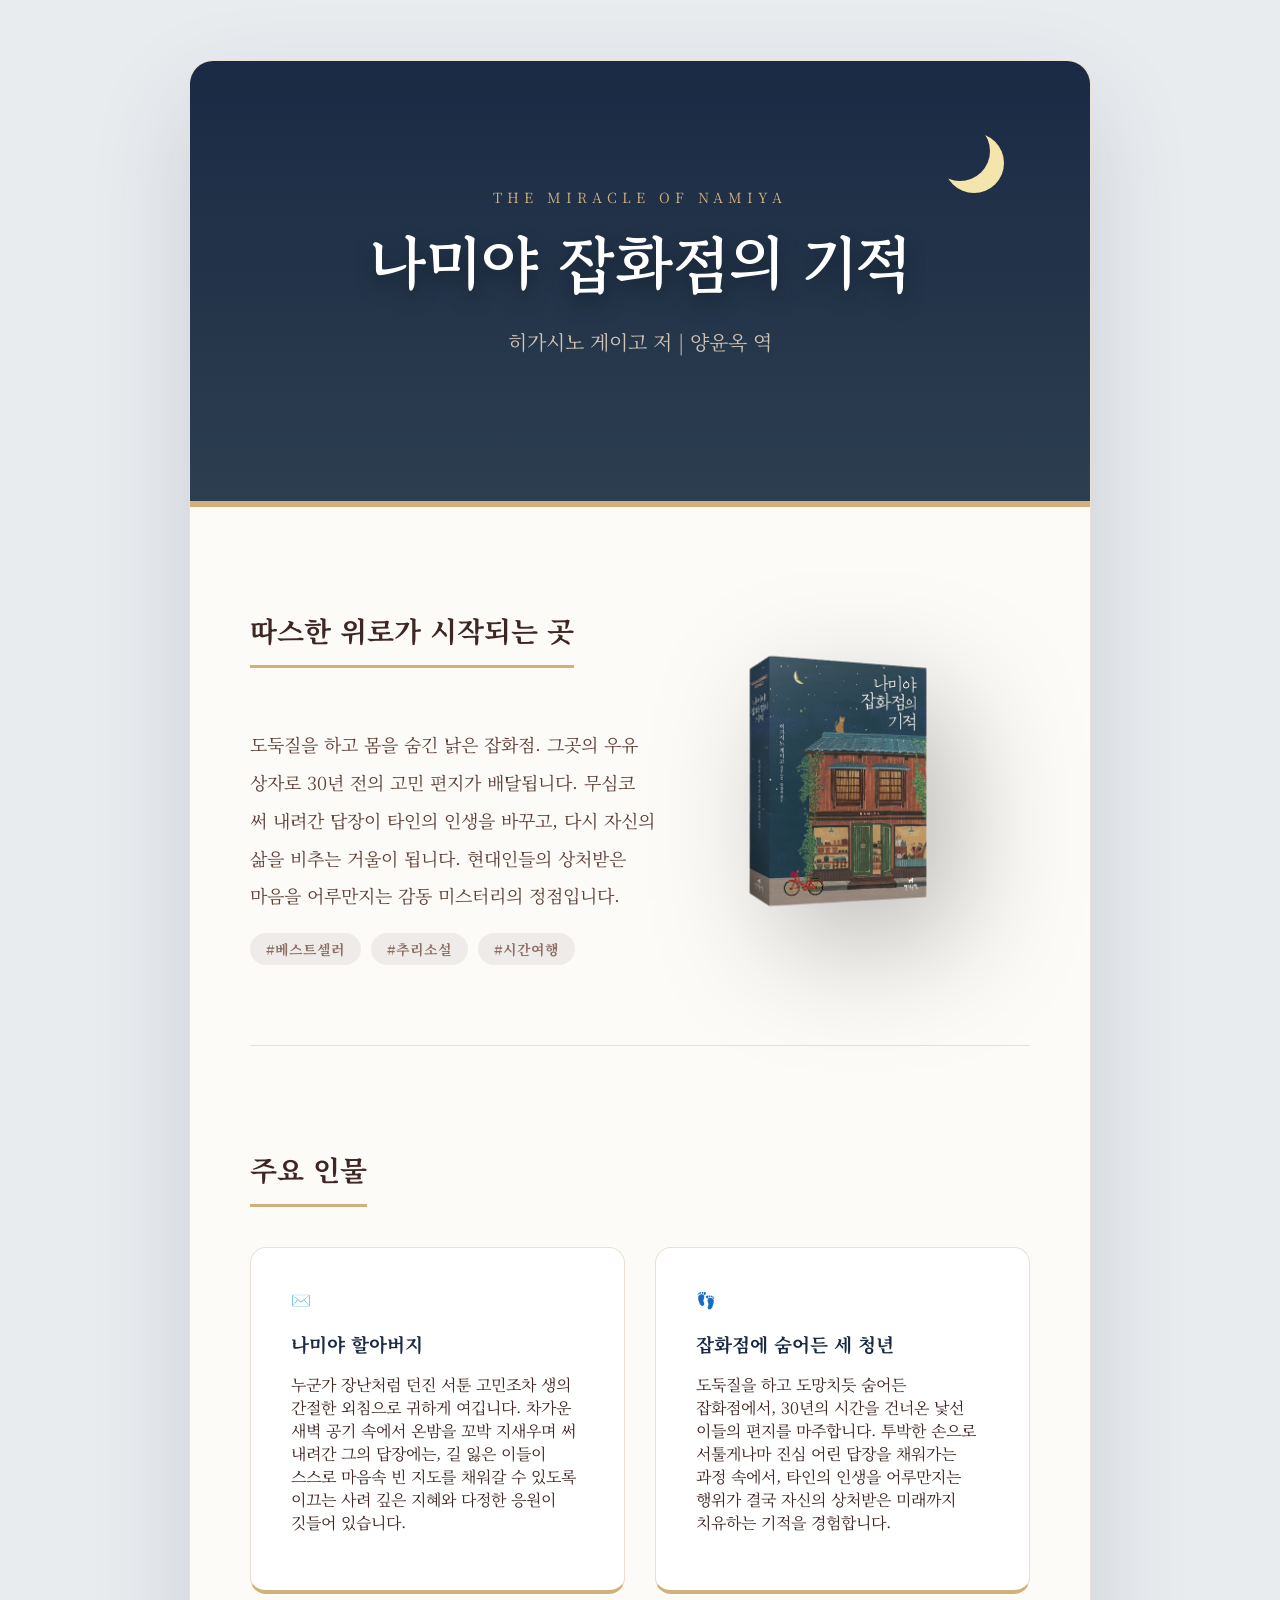
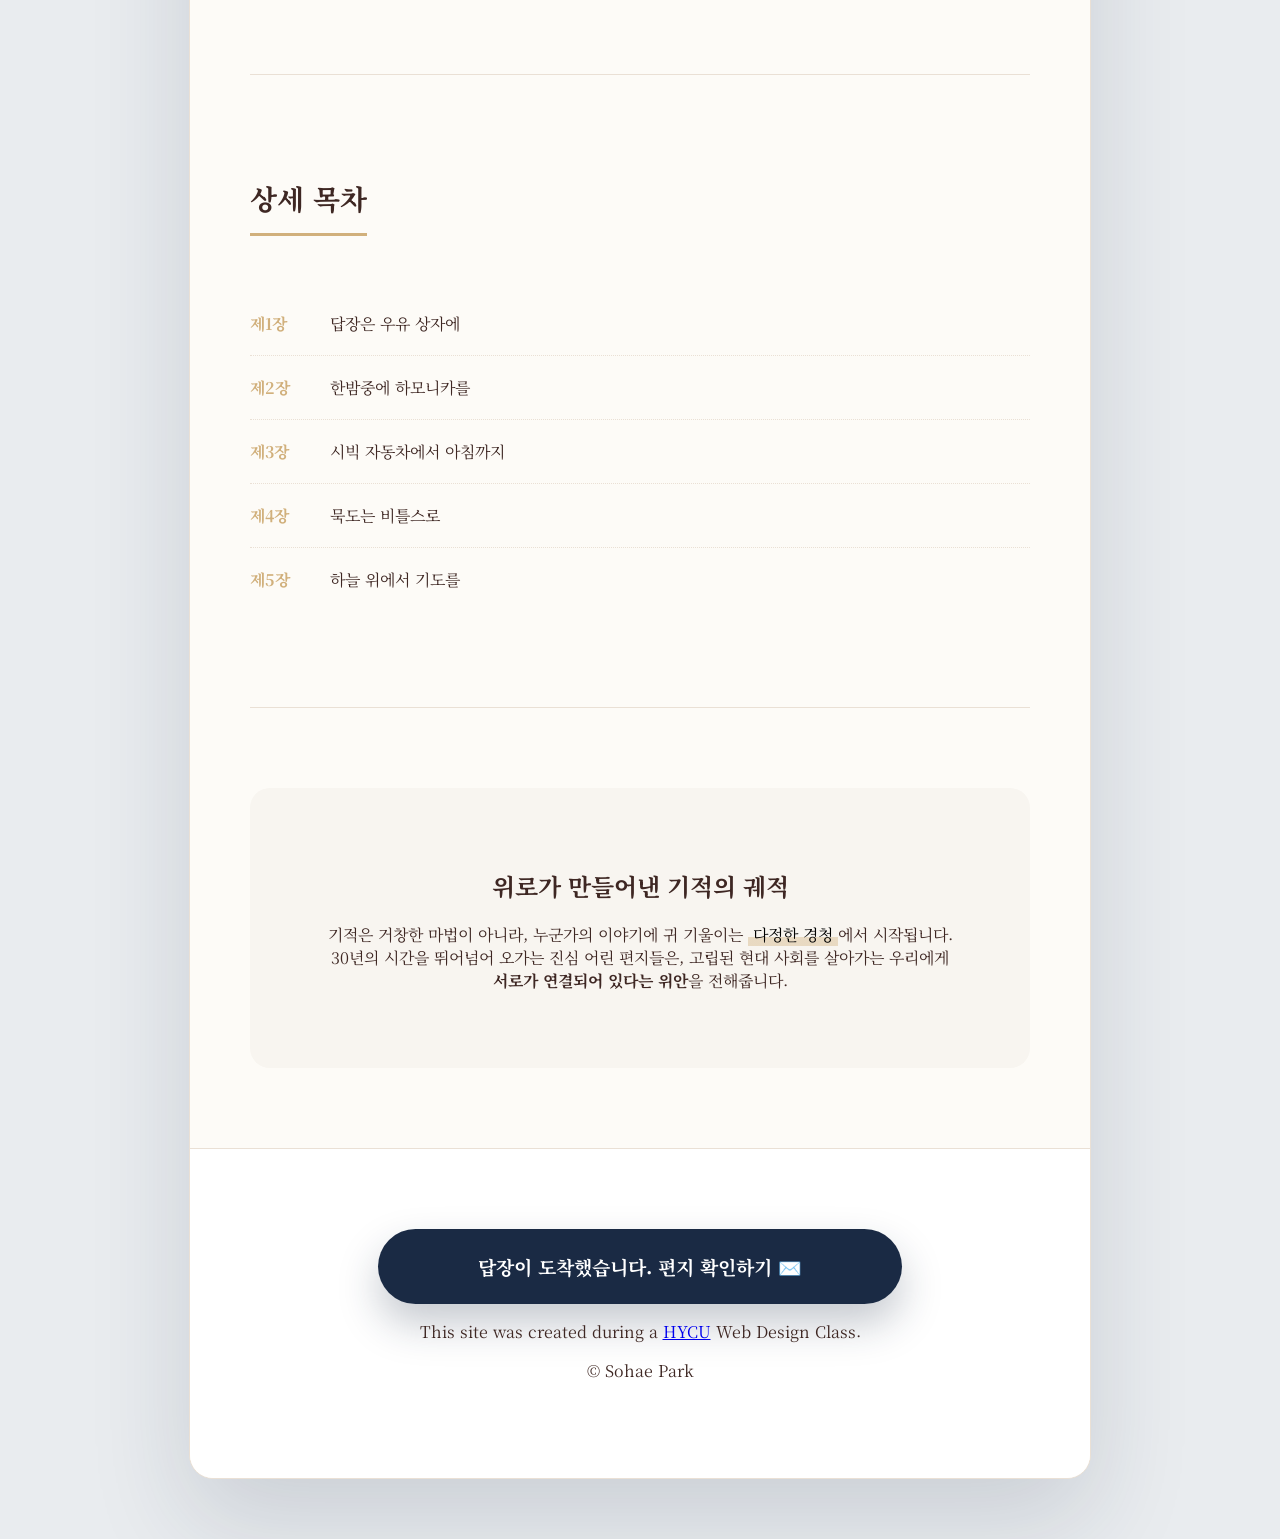
<file: index.html>
<!DOCTYPE html>
<html lang="ko">
<head>
    <meta charset="UTF-8">
    <meta name="viewport" content="width=device-width, initial-scale=1.0">
    <title>나미야 잡화점의 기적 - 도서 상세</title>
    <link rel="preconnect" href="https://fonts.googleapis.com">
    <link rel="preconnect" href="https://fonts.gstatic.com" crossorigin>
    <link href="https://fonts.googleapis.com/css2?family=Gowun+Batang:wght@700&family=Noto+Serif+KR:wght@400;700&display=swap" rel="stylesheet">
    <link href="class5_style.css" rel="stylesheet" type="text/css">
</head>
<body>
    <div id="wrapper">
        <header id="hero-header">
            <div class="sky-container">
                <div class="star s1"></div><div class="star s2"></div><div class="star s3"></div>
                <div class="star s4"></div><div class="star s5"></div><div class="star s6"></div>
                <div class="star s7"></div><div class="star s8"></div><div class="star s9"></div>
                <div class="star s10"></div><div class="star s11"></div><div class="star s12"></div>
                <div class="moon"></div>
                <div class="cat-silhouette">
                    <div class="cat-ears"></div>
                    <div class="cat-body"></div>
                </div>
            </div>
            <div class="header-content">
                <span class="sub-label">THE MIRACLE OF NAMIYA</span>
                <h1 class="main-title">나미야 잡화점의 기적</h1>
                <p class="author-label">히가시노 게이고 저 | 양윤옥 역</p>
            </div>
        </header>

        <main id="content-body">
            <section class="section-block">
                <div class="row-layout">
                    <div class="text-area">
                        <h2 class="section-title">따스한 위로가 시작되는 곳</h2>
                        <p class="synopsis">
                            도둑질을 하고 몸을 숨긴 낡은 잡화점. 그곳의 우유 상자로 30년 전의 고민 편지가 배달됩니다.
                            무심코 써 내려간 답장이 타인의 인생을 바꾸고, 다시 자신의 삶을 비추는 거울이 됩니다.
                            현대인들의 상처받은 마음을 어루만지는 감동 미스터리의 정점입니다.
                        </p>
                        <div class="keyword-tags">
                            <span class="tag">#베스트셀러</span><span class="tag">#추리소설</span><span class="tag">#시간여행</span>
                        </div>
                    </div>
                    <div class="image-area main-cover">
                        <img src="img/cover.png" alt="나미야 잡화점의 기적 책 표지" class="cover-img">
                    </div>
                </div>
            </section>

            <hr class="section-divider"> 
            
            <section class="section-block">
                <h2 class="section-title">주요 인물</h2>
                <div class="card-grid">
                    <article class="info-card">
                        <div class="card-icon">✉️</div>
                        <h3>나미야 할아버지</h3>
                        <p>누군가 장난처럼 던진 서툰 고민조차 생의 간절한 외침으로 귀하게 여깁니다. 차가운 새벽 공기 속에서 온밤을 꼬박 지새우며 써 내려간 그의 답장에는, 길 잃은 이들이 스스로 마음속 빈 지도를 채워갈 수 있도록 이끄는 사려 깊은 지혜와 다정한 응원이 깃들어 있습니다.</p>
                    </article>
                    <article class="info-card">
                        <div class="card-icon">👣</div>
                        <h3>잡화점에 숨어든 세 청년</h3>
                        <p>도둑질을 하고 도망치듯 숨어든 잡화점에서, 30년의 시간을 건너온 낯선 이들의 편지를 마주합니다. 투박한 손으로 서툴게나마 진심 어린 답장을 채워가는 과정 속에서, 타인의 인생을 어루만지는 행위가 결국 자신의 상처받은 미래까지 치유하는 기적을 경험합니다.</p>
                    </article>
                </div>
            </section>

            <hr class="section-divider">

            <section class="section-block">
                <h2 class="section-title">상세 목차</h2>
                <ul class="chapter-list">
                    <li><span class="chapter-num">제1장</span> <span class="chapter-name">답장은 우유 상자에</span></li>
                    <li><span class="chapter-num">제2장</span> <span class="chapter-name">한밤중에 하모니카를</span></li>
                    <li><span class="chapter-num">제3장</span> <span class="chapter-name">시빅 자동차에서 아침까지</span></li>
                    <li><span class="chapter-num">제4장</span> <span class="chapter-name">묵도는 비틀스로</span></li>
                    <li><span class="chapter-num">제5장</span> <span class="chapter-name">하늘 위에서 기도를</span></li>
                </ul>
            </section>

            <hr class="section-divider">

            <section class="section-block">
                <div class="message-box">
                    <h2 class="theme-title">위로가 만들어낸 기적의 궤적</h2>
                    <p class="theme-desc">
                        기적은 거창한 마법이 아니라, 누군가의 이야기에 귀 기울이는 <mark>다정한 경청</mark>에서 시작됩니다. 30년의 시간을 뛰어넘어 오가는 진심 어린 편지들은, 고립된 현대 사회를 살아가는 우리에게 <strong>서로가 연결되어 있다는 위안</strong>을 전해줍니다.
                    </p>
                </div>
            </section>
        </main>

        <footer>
            <div class="action-footer">
                <a href="https://search.kyobobook.co.kr/search?keyword=%EB%82%98%EB%AF%B8%EC%95%BC%20%EC%9E%A1%ED%99%94%EC%A0%90%EC%9D%98%20%EA%B8%B0%EC%A0%81" target="_blank" class="buy-btn">
                    답장이 도착했습니다. <br class="mobile-br">편지 확인하기 ✉️
                </a>
            </div>
            <div class="footer-info">
                <p>This site was created during a <a href="https://www.hycu.ac.kr" target="_blank" class="hycu-link">HYCU</a> Web Design Class.</p>
                <p>© Sohae Park</p>
            </div>
        </footer>
    </div>
</body>
</html>
</file>
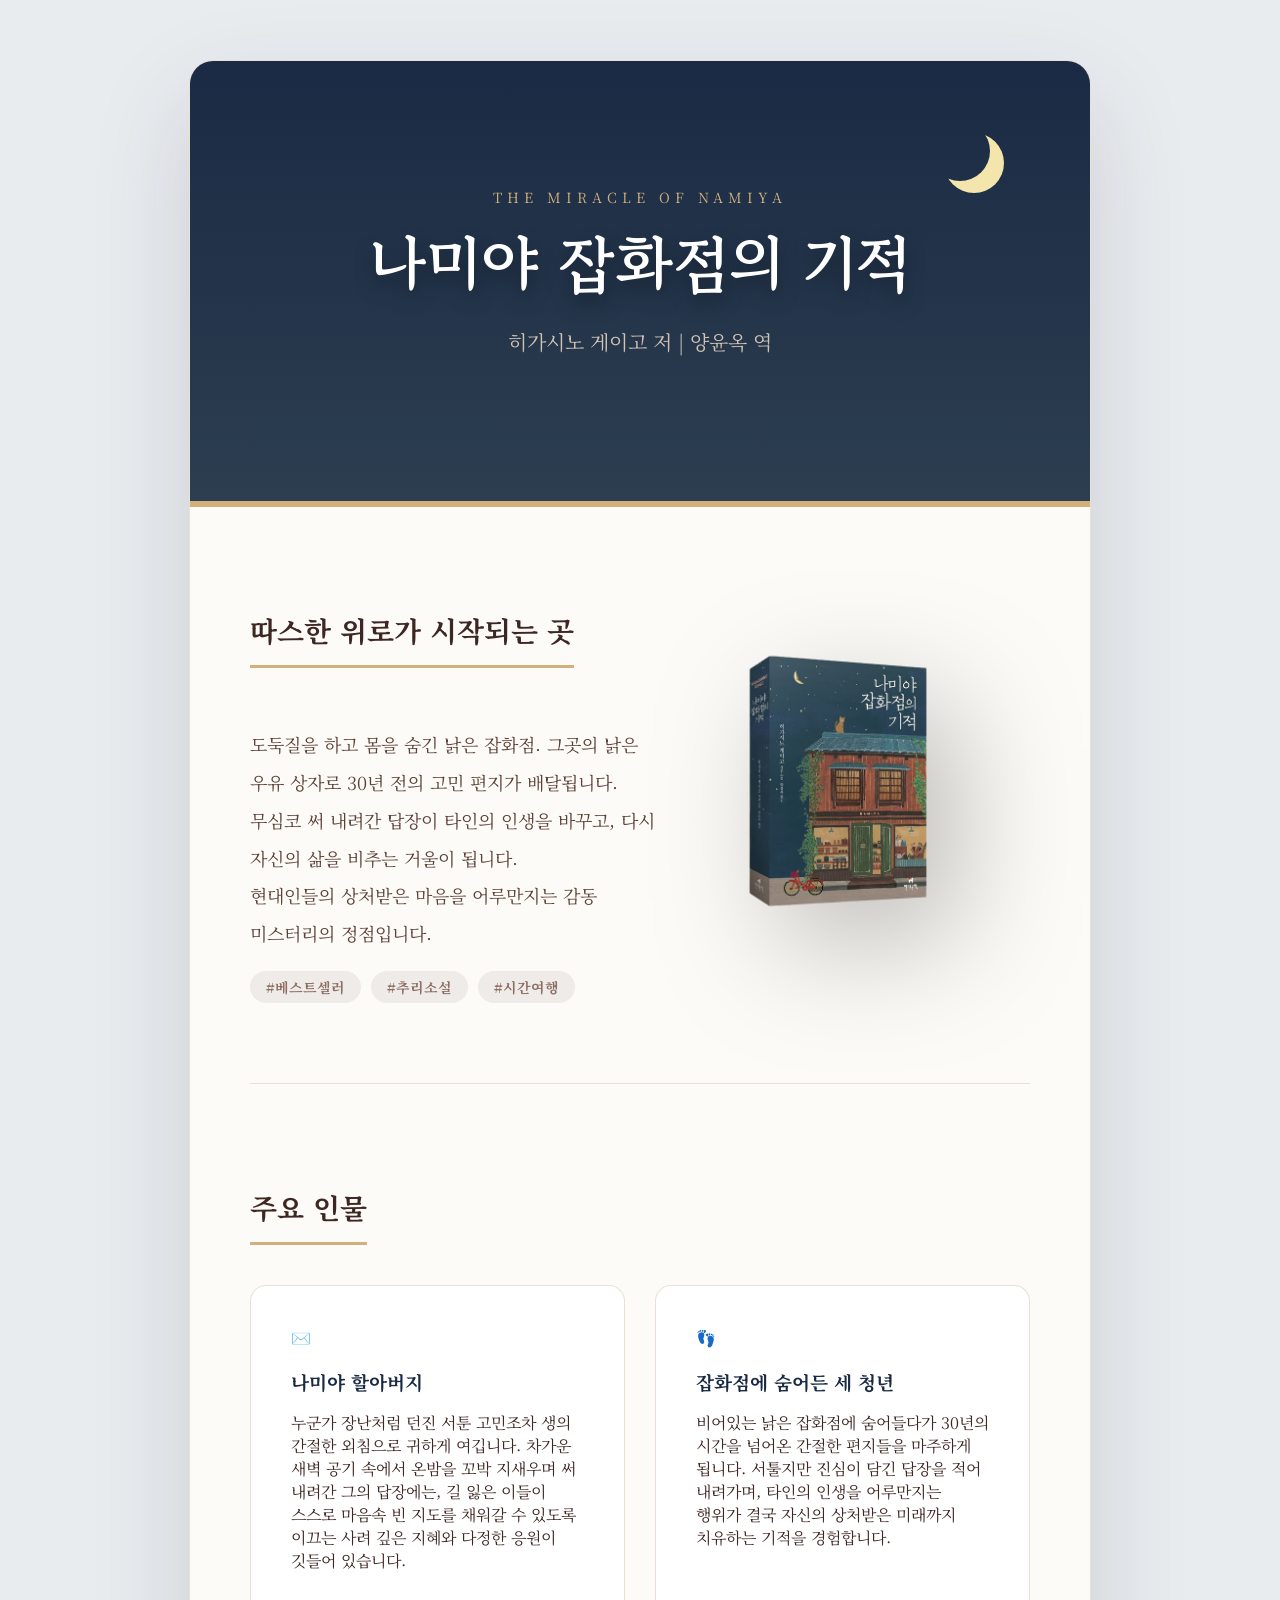
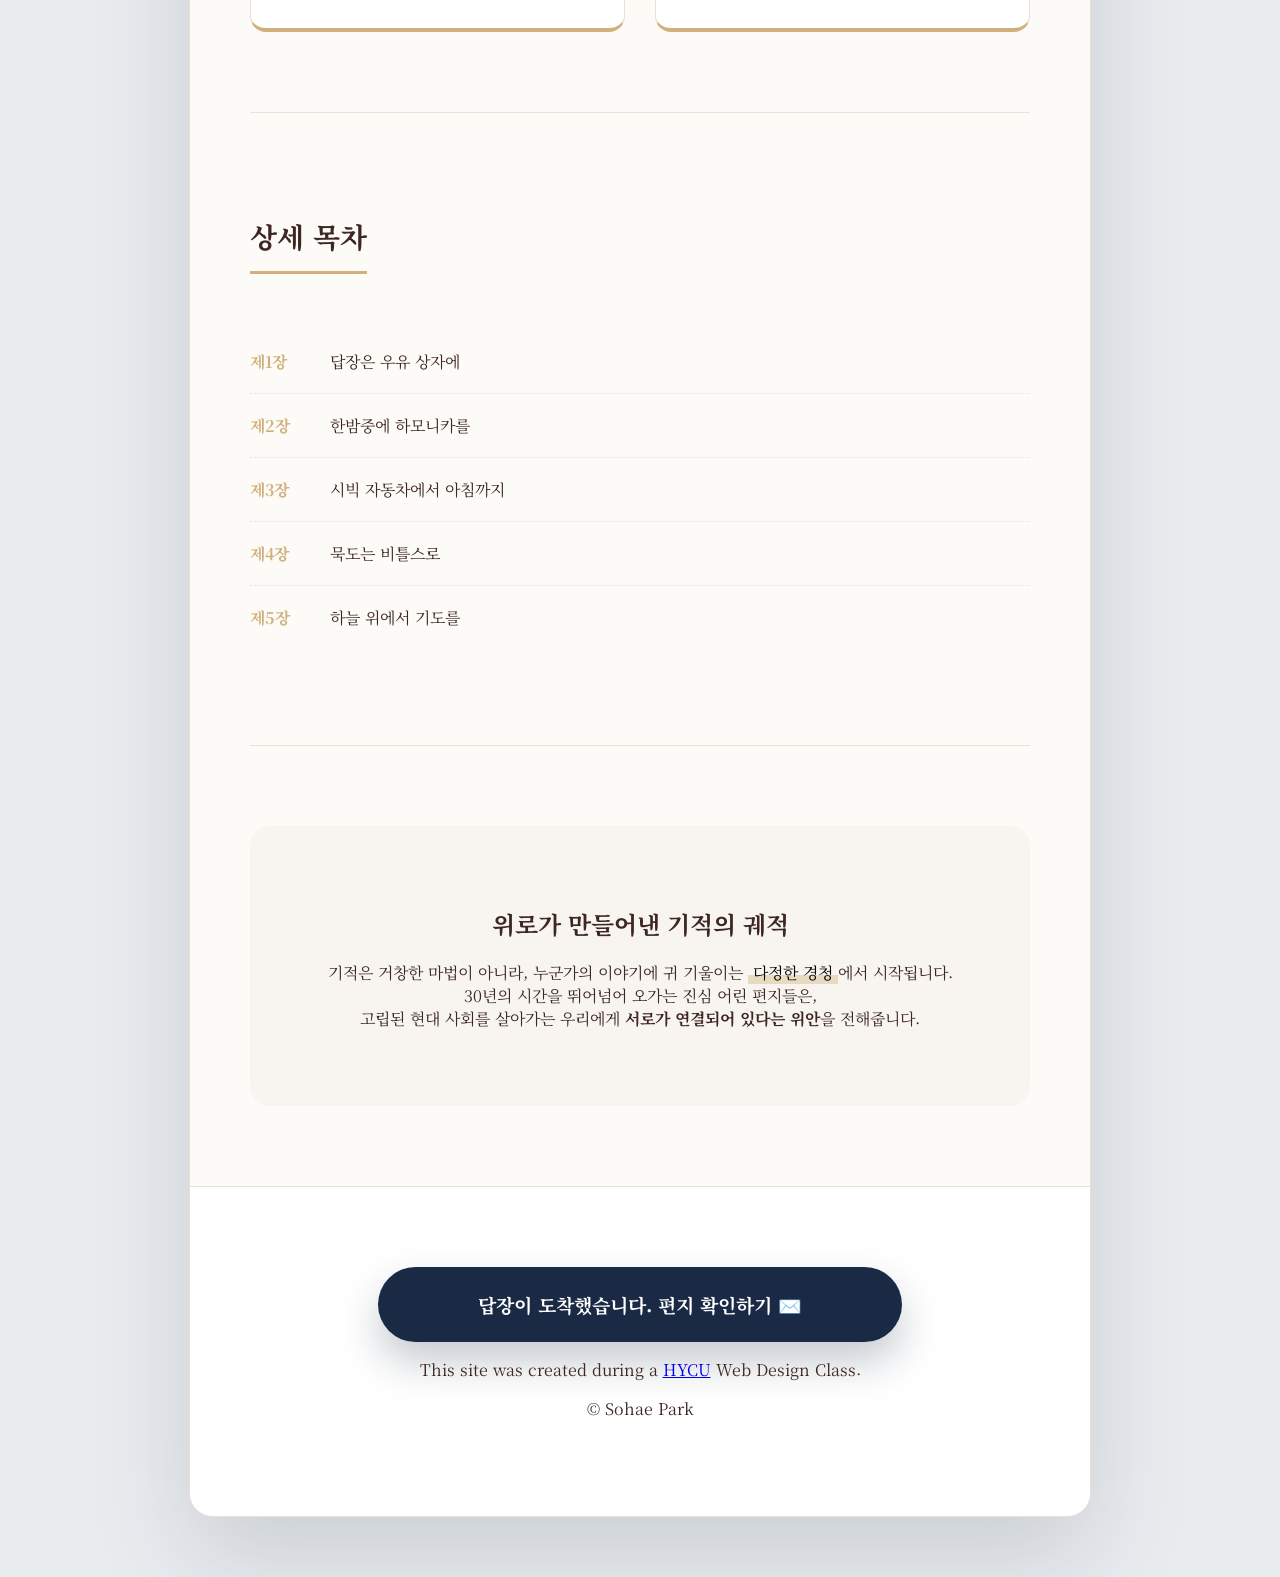
<file: class5_book.html>
<!DOCTYPE html>
<html lang="ko">
<head>
    <meta charset="utf-8">
    <meta name="viewport" content="width=device-width, initial-scale=1.0">
    <title>나미야 잡화점의 기적 - 도서 상세</title>
    <link rel="preconnect" href="https://fonts.googleapis.com">
    <link rel="preconnect" href="https://fonts.gstatic.com" crossorigin>
    <link href="https://fonts.googleapis.com/css2?family=Gowun+Batang:wght@700&family=Noto+Serif+KR:wght@400;700&display=swap" rel="stylesheet">
    <link href="class5_style.css" rel="stylesheet" type="text/css">
</head>
<body>
    <div id="wrapper">
        <header id="hero-header">
            <div class="sky-container">
                <div class="star s1"></div><div class="star s2"></div><div class="star s3"></div>
                <div class="star s4"></div><div class="star s5"></div><div class="star s6"></div>
                <div class="star s7"></div><div class="star s8"></div><div class="star s9"></div>
                <div class="star s10"></div><div class="star s11"></div><div class="star s12"></div>
                <div class="moon"></div>
                <div class="shooting-star ss1"></div>
                <div class="shooting-star ss2"></div>
                <div class="cat-silhouette">
                    <div class="cat-ears"></div>
                    <div class="cat-body"></div>
                </div>
            </div>
            <div class="header-content">
                <span class="sub-label">THE MIRACLE OF NAMIYA</span>
                <h1 class="main-title">나미야 잡화점의 기적</h1>
                <p class="author-label">히가시노 게이고 저 | 양윤옥 역</p>
            </div>
        </header>

        <main id="content-body">
            <section class="section-block intro-section">
                <div class="row-layout">
                    <div class="text-area">
                        <h2 class="section-title underline-fit">따스한 위로가 시작되는 곳</h2>
                        <p class="synopsis">
                            도둑질을 하고 몸을 숨긴 낡은 잡화점. 그곳의 낡은 우유 상자로 30년 전의 고민 편지가 배달됩니다.<br>
                            무심코 써 내려간 답장이 타인의 인생을 바꾸고, 다시 자신의 삶을 비추는 거울이 됩니다.<br>
                            현대인들의 상처받은 마음을 어루만지는 감동 미스터리의 정점입니다.
                        </p>
                        <div class="keyword-tags">
                            <span class="tag">#베스트셀러</span><span class="tag">#추리소설</span><span class="tag">#시간여행</span>
                        </div>
                    </div>
                    <div class="image-area main-cover">
                        <img src="img/cover.png" alt="나미야 잡화점의 기적 책 표지" class="cover-img">
                    </div>
                </div>
            </section>

            <hr class="section-divider"> 
            
            <section class="section-block">
                <h2 class="section-title center">주요 인물</h2>
                <div class="card-grid">
                    <article class="info-card">
                        <div class="card-icon">✉️</div>
                        <h3>나미야 할아버지</h3>
                        <p>누군가 장난처럼 던진 서툰 고민조차 생의 간절한 외침으로 귀하게 여깁니다. 차가운 새벽 공기 속에서 온밤을 꼬박 지새우며 써 내려간 그의 답장에는, 길 잃은 이들이 스스로 마음속 빈 지도를 채워갈 수 있도록 이끄는 사려 깊은 지혜와 다정한 응원이 깃들어 있습니다.</p>
                    </article>
                    <article class="info-card">
                        <div class="card-icon">👣</div>
                        <h3>잡화점에 숨어든 세 청년</h3>
                        <p>비어있는 낡은 잡화점에 숨어들다가 30년의 시간을 넘어온 간절한 편지들을 마주하게 됩니다. 서툴지만 진심이 담긴 답장을 적어 내려가며, 타인의 인생을 어루만지는 행위가 결국 자신의 상처받은 미래까지 치유하는 기적을 경험합니다.</p>
                    </article>
                </div>
            </section>

            <hr class="section-divider">

            <section class="section-block">
                <h2 class="section-title">상세 목차</h2>
                <ul class="chapter-list">
                    <li><span class="chapter-num">제1장</span> <span class="chapter-name">답장은 우유 상자에</span></li>
                    <li><span class="chapter-num">제2장</span> <span class="chapter-name">한밤중에 하모니카를</span></li>
                    <li><span class="chapter-num">제3장</span> <span class="chapter-name">시빅 자동차에서 아침까지</span></li>
                    <li><span class="chapter-num">제4장</span> <span class="chapter-name">묵도는 비틀스로</span></li>
                    <li><span class="chapter-num">제5장</span> <span class="chapter-name">하늘 위에서 기도를</span></li>
                </ul>
            </section>

            <hr class="section-divider">

            <section class="section-block">
                <div class="message-box">
                    <h2 class="theme-title">위로가 만들어낸 기적의 궤적</h2>
                    <p class="theme-desc">
                        기적은 거창한 마법이 아니라, 누군가의 이야기에 귀 기울이는 <mark>다정한 경청</mark>에서 시작됩니다.<br>
                        30년의 시간을 뛰어넘어 오가는 진심 어린 편지들은,<br>
                        고립된 현대 사회를 살아가는 우리에게 <strong>서로가 연결되어 있다는 위안</strong>을 전해줍니다.
                    </p>
                </div>
            </section>
        </main>

        <footer>
            <div class="action-footer">
                <a href="https://search.kyobobook.co.kr/search?keyword=%EB%82%98%EB%AF%B8%EC%95%BC%20%EC%9E%A1%ED%99%94%EC%A0%90%EC%9D%98%20%EA%B8%B0%EC%A0%81" target="_blank" class="buy-btn">
                    답장이 도착했습니다. 편지 확인하기 ✉️
                </a>
            </div>
            <div class="footer-info">
                <p>This site was created during a <a href="https://www.hycu.ac.kr" target="_blank" class="hycu-link">HYCU</a> Web Design Class.</p>
                <p>© Sohae Park</p>
            </div>
        </footer>
    </div>
</body>
</html>
</file>
<file: class5_style.css>
:root {
    --primary-navy: #1A2A44;
    --accent-gold: #D1B07C;
    --text-main: #3E2723;
    --text-sub: #5D4037;
    --bg-creamy: #FDFBF7;
    --border-soft: #EAE0D5;
    --transition-base: all 0.4s cubic-bezier(0.165, 0.84, 0.44, 1);
}

body {
    background-color: #E9ECEF;
    font-family: 'Noto Serif KR', serif;
    margin: 0; padding: 0;
    display: flex; justify-content: center;
    color: var(--text-main);
    word-break: keep-all;
}

#wrapper {
    width: 100%; max-width: 900px;
    margin: 60px 20px;
    background-color: var(--bg-creamy);
    border-radius: 24px;
    box-shadow: 0 40px 100px rgba(26, 42, 68, 0.15);
    overflow: hidden;
    border: 1px solid var(--border-soft);
}

#hero-header {
    height: 440px;
    background: linear-gradient(180deg, #1A2A44 0%, #2C3E50 100%);
    position: relative; overflow: hidden;
    display: flex; align-items: center; justify-content: center;
    text-align: center;
    border-bottom: 6px solid var(--accent-gold);
}

.sky-container { position: absolute; width: 100%; height: 100%; top: 0; left: 0; }
.star { position: absolute; background: white; border-radius: 50%; opacity: 0; animation: twinkle 3s infinite ease-in-out; }

@keyframes twinkle { 
    0%, 100% { opacity: 0.2; transform: scale(0.8); box-shadow: 0 0 0px #FFF; } 
    50% { opacity: 1; transform: scale(1.2); box-shadow: 0 0 10px 2px rgba(255, 255, 255, 0.8); } 
}

.s1 { width: 3px; height: 3px; top: 15%; left: 10%; }
.s2 { width: 4px; height: 4px; top: 25%; left: 85%; } 
.s3 { width: 2px; height: 2px; top: 60%; left: 15%; }
.s4 { width: 3px; height: 3px; top: 40%; left: 55%; }
.s5 { width: 2px; height: 2px; top: 10%; left: 40%; }
.s6 { width: 4px; height: 4px; top: 75%; left: 70%; }
.s7 { width: 2px; height: 2px; top: 20%; left: 25%; }
.s8 { width: 3px; height: 3px; top: 50%; left: 80%; }
.s9 { width: 2px; height: 2px; top: 5%; left: 75%; }
.s10 { width: 3px; height: 3px; top: 65%; left: 45%; }
.s11 { width: 2px; height: 2px; top: 30%; left: 5%; }
.s12 { width: 3px; height: 3px; top: 85%; left: 20%; }

.moon { position: absolute; top: 60px; right: 100px; width: 60px; height: 60px; border-radius: 50%; box-shadow: 14px 12px 0 0 #F3E5AB; }
.sub-label { color: var(--accent-gold); font-size: 14px; letter-spacing: 5px; display: block; margin-bottom: 10px; z-index: 5; }
.main-title { font-family: 'Gowun Batang', serif; font-size: 62px; color: #FFF; margin: 0; z-index: 5; text-shadow: 0 10px 20px rgba(0,0,0,0.4); }
.author-label { font-size: 20px; color: #D1C4B5; margin-top: 20px; z-index: 5; }

.section-title { font-size: 28px; color: var(--text-main); margin-bottom: 40px; position: relative; display: inline-block; text-align: left; }
.section-title::after { content: ''; display: block; width: 100%; height: 3px; background: var(--accent-gold); margin-top: 15px; }

.section-block { padding: 80px 60px; }
.row-layout { display: flex; gap: 40px; align-items: flex-start; }
.text-area { flex: 1.1; }
.main-cover { flex: 0.9; padding-top: 50px; display: flex; justify-content: flex-end; }
.cover-img { width: 115%; max-width: 420px; filter: drop-shadow(30px 40px 60px rgba(0,0,0,0.25)); transition: var(--transition-base); mix-blend-mode: multiply; }
.cover-img:hover { transform: translateY(-20px) scale(1.05) rotate(2deg); }

.synopsis { line-height: 2.1; font-size: 18px; color: var(--text-sub); }
.tag { display: inline-block; padding: 6px 16px; background: #EFEBE9; color: #8D6E63; border-radius: 25px; font-size: 14px; margin-right: 10px; font-weight: 700; }
.card-grid { display: flex; gap: 30px; }
.info-card { flex: 1; background: #FFF; padding: 40px; border-radius: 16px; border: 1px solid var(--border-soft); border-bottom: 4px solid var(--accent-gold); transition: var(--transition-base); }
.info-card h3 { color: var(--primary-navy); margin-bottom: 15px; }

.chapter-list { list-style: none; padding: 0; }
.chapter-list li { padding: 20px 0; border-bottom: 1.5px dotted var(--border-soft); display: flex; align-items: center; }
.chapter-list li:last-child { border-bottom: none; }
.chapter-num { font-weight: 700; color: var(--accent-gold); width: 80px; font-size: 16px; }

.message-box { background: #F8F5F0; padding: 60px; border-radius: 20px; text-align: center; }
mark { background: transparent; background-image: linear-gradient(to top, rgba(209, 176, 124, 0.4) 40%, transparent 40%); padding: 0 5px; }

footer { padding: 80px; text-align: center; background: #FFF; border-top: 1px solid var(--border-soft); }
.buy-btn { display: inline-block; background: var(--primary-navy); color: #FFF; padding: 24px 100px; border-radius: 60px; text-decoration: none; font-weight: 700; font-size: 19px; box-shadow: 0 20px 40px rgba(26, 42, 68, 0.25); transition: var(--transition-base); white-space: nowrap; }
.buy-btn:hover { background: var(--accent-gold); color: var(--primary-navy); transform: translateY(-5px); }
.section-divider { border: 0; height: 1px; background: var(--border-soft); margin: 0 60px; }

.mobile-br { display: none; }

@media (max-width: 768px) {
    #wrapper { margin: 0; border-radius: 0; }
    #hero-header { height: 320px; }
    .main-title { font-size: 34px; }
    .moon { width: 40px; height: 40px; right: 40px; top: 30px; }
    .section-block { padding: 40px 24px; }
    .row-layout { flex-direction: column; gap: 24px; text-align: center; }
    .section-title { display: inline-block; text-align: left; margin-bottom: 20px; }
    .main-cover { justify-content: center; padding-top: 20px; width: 100%; }
    .cover-img { width: 75%; max-width: 260px; mix-blend-mode: multiply; }
    .card-grid { flex-direction: column; gap: 16px; }
    .info-card { padding: 30px 20px; text-align: left; }
    .synopsis { font-size: 16px; line-height: 1.8; text-align: left; }
    .theme-desc { font-size: 15px; line-height: 1.8; word-break: keep-all; }
    .mobile-br { display: block; }
    .buy-btn { display: inline-block; padding: 18px 30px; width: auto; font-size: 15px; white-space: normal; line-height: 1.4; }
    .section-divider { margin: 0 24px; }
}
</file>
